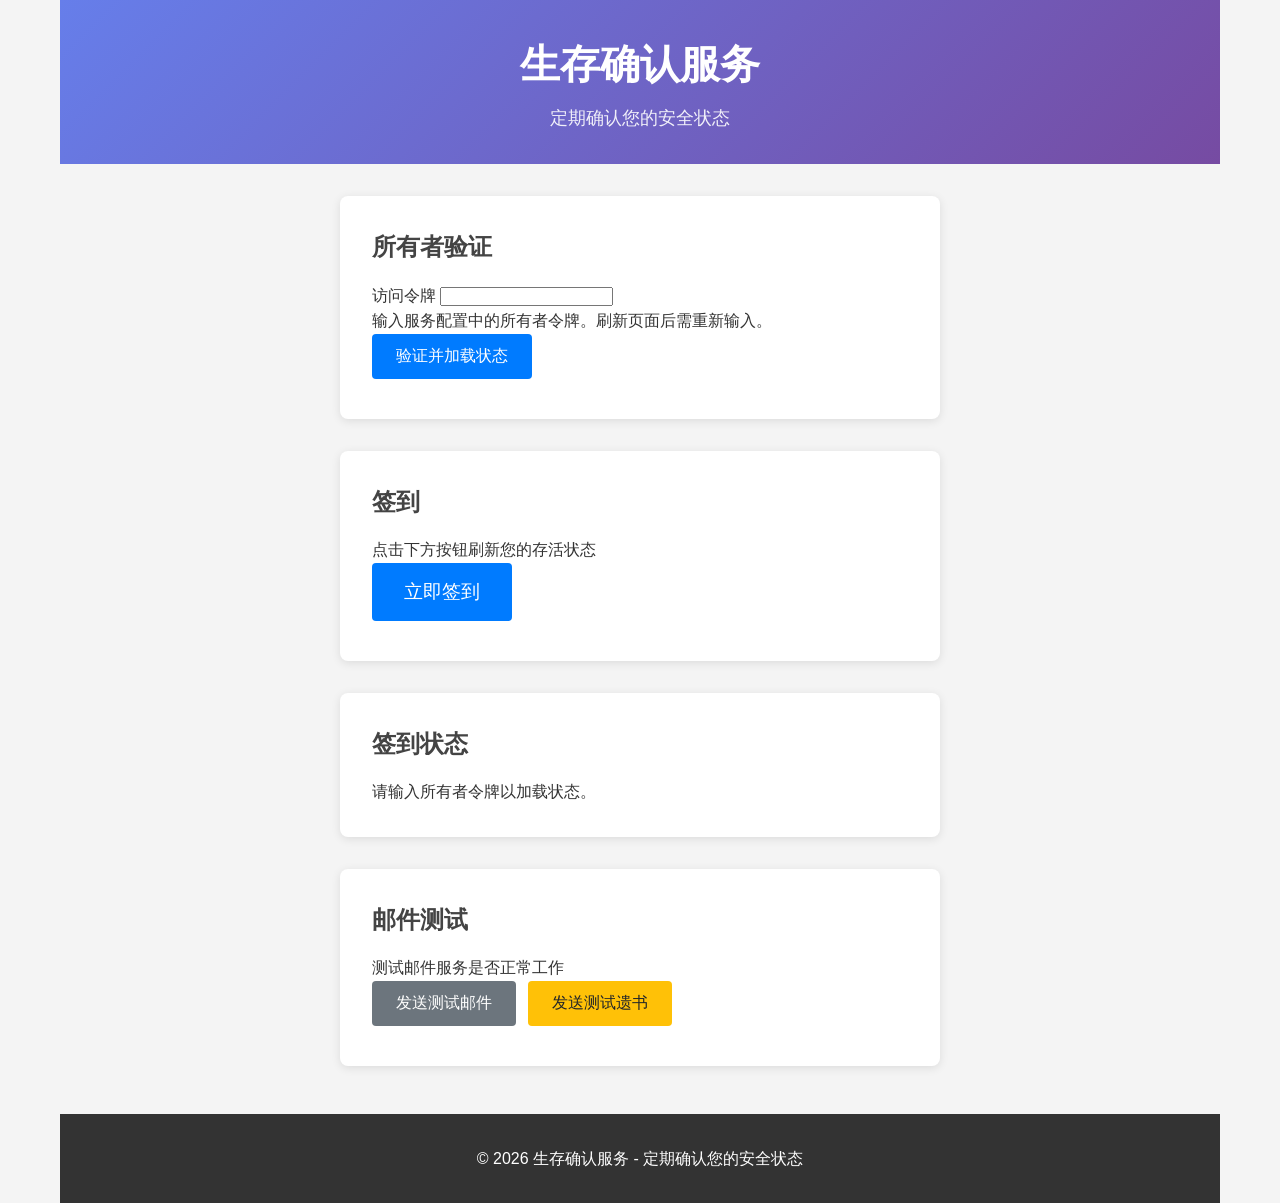
<file: templates/checkin.html>
<!DOCTYPE html>
<html lang="zh-CN">
<head>
    <meta charset="UTF-8">
    <meta name="viewport" content="width=device-width, initial-scale=1.0">
    <title>{{.title}}</title>
    <link rel="stylesheet" href="/static/css/style.css">
</head>
<body>
    <div class="container">
        <header>
            <h1>生存确认服务</h1>
            <p>定期确认您的安全状态</p>
        </header>
        
        <main>
            <div class="checkin-container">
                <form class="card" onsubmit="event.preventDefault(); loadStatusInfo();">
                    <h2>所有者验证</h2>
                    <label for="owner-token">访问令牌</label>
                    <input id="owner-token" type="password" autocomplete="off" required>
                    <p>输入服务配置中的所有者令牌。刷新页面后需重新输入。</p>
                    <button type="submit" class="btn btn-primary">验证并加载状态</button>
                </form>
                <div class="card">
                    <h2>签到</h2>
                    <p>点击下方按钮刷新您的存活状态</p>
                    <button onclick="performCheckin()" class="btn btn-primary btn-large">立即签到</button>
                    <div id="checkin-result" class="result" style="display: none;"></div>
                </div>
                
                <div class="card">
                    <h2>签到状态</h2>
                    <div id="status-info">
                        <p>请输入所有者令牌以加载状态。</p>
                    </div>
                </div>
                
                <div class="card">
                    <h2>邮件测试</h2>
                    <p>测试邮件服务是否正常工作</p>
                    <button onclick="sendTestEmail()" class="btn btn-secondary">发送测试邮件</button>
                    <button onclick="confirmSendTestWill()" class="btn btn-warning">发送测试遗书</button>
                    <div id="email-result" class="result" style="display: none;"></div>
                </div>
            </div>
        </main>
        
        <footer>
            <p>&copy; <span id="current-year"></span> 生存确认服务 - 定期确认您的安全状态</p>
        </footer>
    </div>

    <script src="/static/js/common.js"></script>
    <script src="/static/js/checkin.js"></script>
</body>
</html>
</file>
<file: static/css/style.css>
/* 基础样式 */
* {
    margin: 0;
    padding: 0;
    box-sizing: border-box;
}

body {
    font-family: 'Arial', sans-serif;
    line-height: 1.6;
    color: #333;
    background-color: #f4f4f4;
}

.container {
    max-width: 1200px;
    margin: 0 auto;
    padding: 0 20px;
}

/* 头部样式 */
header {
    background: linear-gradient(135deg, #667eea 0%, #764ba2 100%);
    color: white;
    padding: 2rem 0;
    text-align: center;
    margin-bottom: 2rem;
}

header h1 {
    font-size: 2.5rem;
    margin-bottom: 0.5rem;
}

header p {
    font-size: 1.1rem;
    opacity: 0.9;
}

/* 导航样式 */
nav {
    background: white;
    box-shadow: 0 2px 5px rgba(0,0,0,0.1);
    margin-bottom: 2rem;
}

nav ul {
    list-style: none;
    display: flex;
    justify-content: center;
    padding: 1rem 0;
}

nav li {
    margin: 0 1rem;
}

nav a {
    text-decoration: none;
    color: #333;
    font-weight: 500;
    padding: 0.5rem 1rem;
    border-radius: 4px;
    transition: background-color 0.3s;
}

nav a:hover {
    background-color: #f0f0f0;
}

/* 主要内容样式 */
main {
    min-height: 60vh;
}

/* 卡片样式 */
.card {
    background: white;
    border-radius: 8px;
    box-shadow: 0 2px 10px rgba(0,0,0,0.1);
    padding: 2rem;
    margin-bottom: 2rem;
}

.card h2 {
    color: #444;
    margin-bottom: 1rem;
    font-size: 1.5rem;
}

/* 仪表板样式 */
.dashboard {
    display: grid;
    grid-template-columns: repeat(auto-fit, minmax(300px, 1fr));
    gap: 2rem;
}

/* 按钮样式 */
.btn {
    display: inline-block;
    padding: 0.75rem 1.5rem;
    border: none;
    border-radius: 4px;
    text-decoration: none;
    cursor: pointer;
    font-size: 1rem;
    transition: all 0.3s;
    margin-right: 0.5rem;
    margin-bottom: 0.5rem;
}

.btn-primary {
    background: #007bff;
    color: white;
}

.btn-primary:hover {
    background: #0056b3;
}

.btn-secondary {
    background: #6c757d;
    color: white;
}

.btn-secondary:hover {
    background: #545b62;
}

.btn-danger {
    background: #dc3545;
    color: white;
}

.btn-danger:hover {
    background: #c82333;
}

.btn-warning {
    background: #ffc107;
    color: #212529;
}

.btn-warning:hover {
    background: #e0a800;
}

.btn-large {
    padding: 1rem 2rem;
    font-size: 1.2rem;
}

/* 签到页面样式 */
.checkin-container {
    max-width: 600px;
    margin: 0 auto;
}

.checkin-container .actions {
    text-align: center;
    margin: 2rem 0;
}

/* 结果样式 */
.result {
    margin-top: 1rem;
    padding: 1rem;
    border-radius: 4px;
}

.result.success {
    background: #d4edda;
    color: #155724;
    border: 1px solid #c3e6cb;
}

.result.error {
    background: #f8d7da;
    color: #721c24;
    border: 1px solid #f5c6cb;
}

/* 配置页面样式 */
.config-container {
    max-width: 800px;
    margin: 0 auto;
}

/* 标签样式 */
.tabs {
    display: flex;
    background: white;
    border-radius: 8px 8px 0 0;
    box-shadow: 0 2px 5px rgba(0,0,0,0.1);
    margin-bottom: 0;
}

.tab-btn {
    flex: 1;
    padding: 1rem;
    border: none;
    background: #f8f9fa;
    cursor: pointer;
    font-size: 1rem;
    transition: background-color 0.3s;
}

.tab-btn.active {
    background: white;
    border-bottom: 2px solid #007bff;
}

.tab-btn:hover {
    background: #e9ecef;
}

.tab-content {
    display: none;
}

.tab-content.active {
    display: block;
}

/* 表单样式 */
.form-group {
    margin-bottom: 1.5rem;
}

.form-group label {
    display: block;
    margin-bottom: 0.5rem;
    font-weight: 500;
}

.form-group input,
.form-group select,
.form-group textarea {
    width: 100%;
    padding: 0.75rem;
    border: 1px solid #ddd;
    border-radius: 4px;
    font-size: 1rem;
}

.form-group textarea {
    resize: vertical;
    min-height: 100px;
}

.form-actions {
    display: flex;
    gap: 1rem;
    margin-top: 2rem;
}

/* 遗书列表样式 */
.will-item {
    border: 1px solid #ddd;
    border-radius: 4px;
    padding: 1rem;
    margin-bottom: 1rem;
}

.will-item h3 {
    margin-bottom: 0.5rem;
    color: #444;
}

.will-item p {
    color: #666;
    margin-bottom: 0.5rem;
}

.will-item .meta {
    font-size: 0.9rem;
    color: #888;
}

.will-item .actions {
    margin-top: 1rem;
}

/* 模态框样式 */
.modal {
    position: fixed;
    z-index: 1000;
    left: 0;
    top: 0;
    width: 100%;
    height: 100%;
    background-color: rgba(0,0,0,0.5);
}

.modal-content {
    background-color: white;
    margin: 5% auto;
    padding: 2rem;
    border-radius: 8px;
    width: 90%;
    max-width: 600px;
    position: relative;
}

.close {
    position: absolute;
    right: 1rem;
    top: 1rem;
    font-size: 2rem;
    cursor: pointer;
    color: #aaa;
}

.close:hover {
    color: #000;
}

/* 页脚样式 */
footer {
    background: #333;
    color: white;
    text-align: center;
    padding: 2rem 0;
    margin-top: 3rem;
}

/* 响应式设计 */
@media (max-width: 768px) {
    .container {
        padding: 0 10px;
    }
    
    header h1 {
        font-size: 2rem;
    }
    
    nav ul {
        flex-direction: column;
        align-items: center;
    }
    
    nav li {
        margin: 0.5rem 0;
    }
    
    .dashboard {
        grid-template-columns: 1fr;
    }
    
    .tabs {
        flex-direction: column;
    }
    
    .form-actions {
        flex-direction: column;
    }
    
    .modal-content {
        margin: 10% auto;
        width: 95%;
    }
}

/* 状态指示器样式 */
.status-indicator {
    display: inline-block;
    width: 12px;
    height: 12px;
    border-radius: 50%;
    margin-right: 0.5rem;
}

.status-indicator.healthy {
    background: #28a745;
}

.status-indicator.warning {
    background: #ffc107;
}

.status-indicator.error {
    background: #dc3545;
}

/* 加载动画 */
.loading {
    display: inline-block;
    width: 20px;
    height: 20px;
    border: 3px solid #f3f3f3;
    border-top: 3px solid #3498db;
    border-radius: 50%;
    animation: spin 1s linear infinite;
}

@keyframes spin {
    0% { transform: rotate(0deg); }
    100% { transform: rotate(360deg); }
}
</file>
